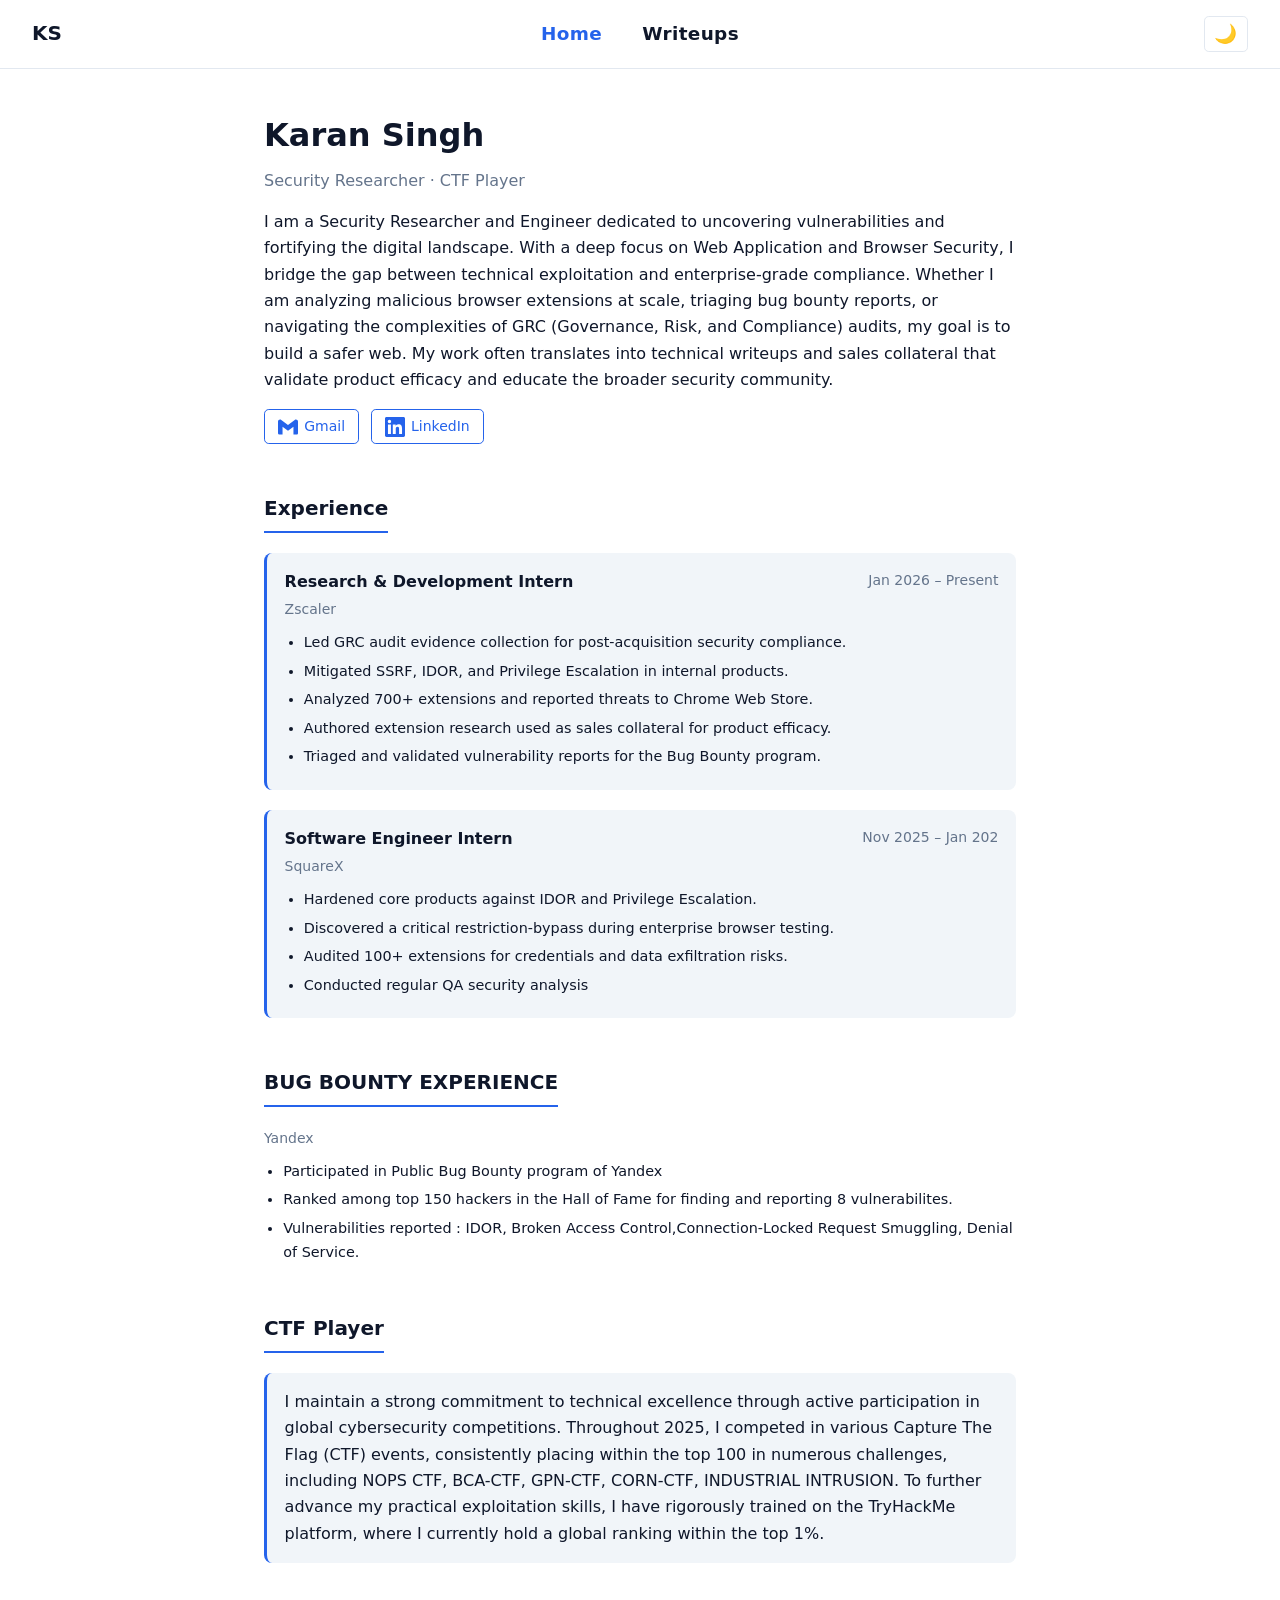
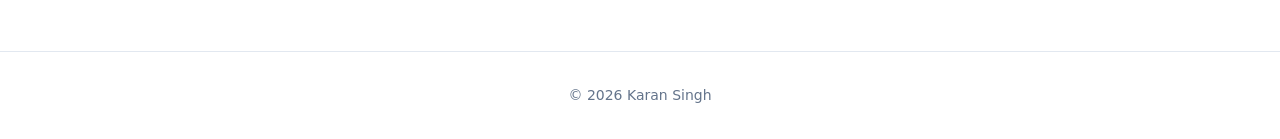
<file: index.html>
<!DOCTYPE html>
<html lang="en" data-theme="light">
<head>
  <meta charset="UTF-8" />
  <meta name="viewport" content="width=device-width, initial-scale=1.0" />
  <title>Karan Singh</title>
  <link rel="stylesheet" href="style.css" />
</head>
<body>
  <nav>
    <div class="nav-left">
      <a class="nav-brand" href="index.html">KS</a>
      <div class="nav-links">
        <a href="index.html" class="active">Home</a>
        <a href="writeups.html">Writeups</a>
      </div>
    </div>
    <button id="theme-toggle" aria-label="Toggle theme">☀</button>
  </nav>

  <main>
    <!-- About -->
    <section id="about">
      <h1>Karan Singh</h1>
      <p class="tagline">Security Researcher · CTF Player</p>
      <p class="bio">I am a Security Researcher and Engineer dedicated to uncovering vulnerabilities and fortifying the digital landscape. With a deep focus on Web Application and Browser Security, I bridge the gap between technical exploitation and enterprise-grade compliance. Whether I am analyzing malicious browser extensions at scale, triaging bug bounty reports, or navigating the complexities of GRC (Governance, Risk, and Compliance) audits, my goal is to build a safer web. My work often translates into technical writeups and sales collateral that validate product efficacy and educate the broader security community.</p>
      <div class="links">
        <a href="mailto:karansingh59z2e@gmail.com" title="Gmail" class="icon-link">
          <svg xmlns="http://www.w3.org/2000/svg" width="20" height="20" viewBox="0 0 24 24" fill="currentColor" aria-hidden="true"><path d="M24 5.457v13.909c0 .904-.732 1.636-1.636 1.636h-3.819V11.73L12 16.64l-6.545-4.91v9.273H1.636A1.636 1.636 0 0 1 0 19.366V5.457c0-2.023 2.309-3.178 3.927-1.964L12 9.548l8.073-6.055C21.69 2.28 24 3.434 24 5.457z"/></svg>
          Gmail
        </a>
        <a href="https://www.linkedin.com/in/karansingh59" target="_blank" title="LinkedIn" class="icon-link">
          <svg xmlns="http://www.w3.org/2000/svg" width="20" height="20" viewBox="0 0 24 24" fill="currentColor" aria-hidden="true"><path d="M20.447 20.452h-3.554v-5.569c0-1.328-.027-3.037-1.852-3.037-1.853 0-2.136 1.445-2.136 2.939v5.667H9.351V9h3.414v1.561h.046c.477-.9 1.637-1.85 3.37-1.85 3.601 0 4.267 2.37 4.267 5.455v6.286zM5.337 7.433a2.062 2.062 0 0 1-2.063-2.065 2.064 2.064 0 1 1 2.063 2.065zm1.782 13.019H3.555V9h3.564v11.452zM22.225 0H1.771C.792 0 0 .774 0 1.729v20.542C0 23.227.792 24 1.771 24h20.451C23.2 24 24 23.227 24 22.271V1.729C24 .774 23.2 0 22.222 0h.003z"/></svg>
          LinkedIn
        </a>
      </div>
    </section>

    <!-- Experience -->
    <section id="experience">
      <h2>Experience</h2>

      <div class="entry">
        <div class="entry-header">
          <strong>Research & Development Intern </strong>
          <span class="date">Jan 2026 – Present</span>
        </div>
        <div class="company">Zscaler </div>
            <ul class="points-list">
            <li>Led GRC audit evidence collection for post-acquisition security compliance.</li>
            <li>Mitigated SSRF, IDOR, and Privilege Escalation in internal products.</li>
            <li>Analyzed 700+ extensions and reported threats to Chrome Web Store.</li>
            <li>Authored extension research used as sales collateral for product efficacy.</li>
            <li>Triaged and validated vulnerability reports for the Bug Bounty program.</li>
        </ul>
      </div>

      <div class="entry">
        <div class="entry-header">
          <strong>Software Engineer Intern</strong>
          <span class="date">Nov 2025 – Jan 202</span>
        </div>
        <div class="company">SquareX</div>
        <ul class="points-list">
            <li>Hardened core products against IDOR and Privilege Escalation.</li>
            <li>Discovered a critical restriction-bypass during enterprise browser testing.</li>
            <li>Audited 100+ extensions for credentials and data exfiltration risks.</li>
            <li>Conducted regular QA security analysis</li>
        </ul>
      </div>
    </section>

    <!------------  BUG BOUNTY -------------->
<section id="ctf">
      <h2>BUG BOUNTY EXPERIENCE</h2>
      </div>
        <div class="company">Yandex</div>
        <ul class="points-list">
            <li>Participated in Public Bug Bounty program of Yandex</li>
            <li>Ranked among top 150 hackers in the Hall of Fame for finding and reporting 8 vulnerabilites.</li>
            <li>Vulnerabilities reported : IDOR, Broken Access Control,Connection-Locked Request Smuggling, Denial of Service.</li>
        </ul>
      </div>

      </div>

    </section>

    
    <!-- CTF -->
    <section id="ctf">
      <h2>CTF Player</h2>
      <div class="entry">
        <p>I maintain a strong commitment to technical excellence through active participation in global cybersecurity competitions. Throughout 2025, I competed in various Capture The Flag (CTF) events, consistently placing within the top 100 in numerous challenges, including NOPS CTF, BCA-CTF, GPN-CTF, CORN-CTF, INDUSTRIAL INTRUSION. To further advance my practical exploitation skills, I have rigorously trained on the TryHackMe platform, where I currently hold a global ranking within the top 1%.</p>
      </div>

    </section>




  </main>

  <footer>© 2026 Karan Singh</footer>

  <script>
    const toggle = document.getElementById('theme-toggle');
    const root = document.documentElement;
    const saved = localStorage.getItem('theme') || 'light';
    root.setAttribute('data-theme', saved);
    toggle.textContent = saved === 'dark' ? '☀' : '🌙';
    toggle.addEventListener('click', () => {
      const next = root.getAttribute('data-theme') === 'dark' ? 'light' : 'dark';
      root.setAttribute('data-theme', next);
      localStorage.setItem('theme', next);
      toggle.textContent = next === 'dark' ? '☀' : '🌙';
    });
  </script>
</body>
</html>
</file>
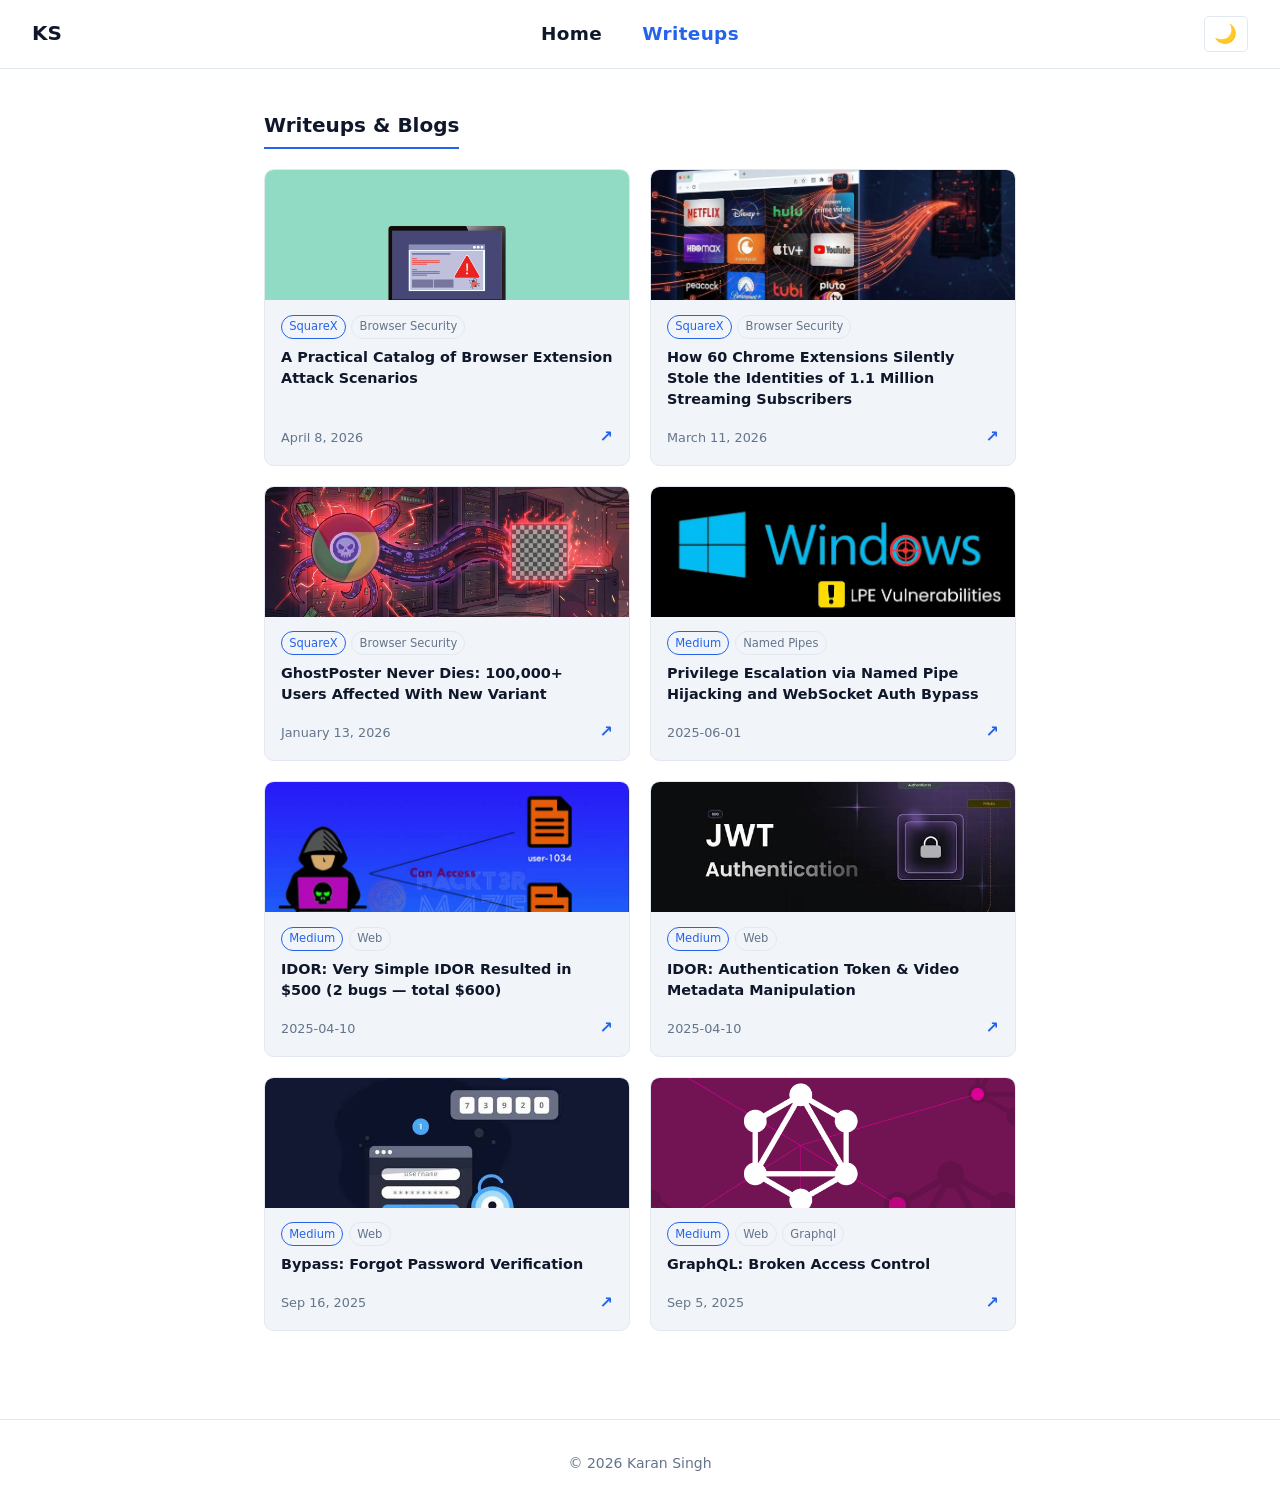
<file: writeups.html>
<!DOCTYPE html>
<html lang="en" data-theme="light">
<head>
  <meta charset="UTF-8" />
  <meta name="viewport" content="width=device-width, initial-scale=1.0" />
  <title>Writeups · Karan Singh</title>
  <link rel="stylesheet" href="style.css" />
</head>
<body>
  <nav>
    <div class="nav-left">
      <a class="nav-brand" href="index.html">KS</a>
      <div class="nav-links">
        <a href="index.html">Home</a>
        <a href="writeups.html" class="active">Writeups</a>
      </div>
    </div>
    <button id="theme-toggle" aria-label="Toggle theme">☀</button>
  </nav>

  <main>
    <div id="list-view">
      <section>
        <h2>Writeups &amp; Blogs</h2>

        <div class="card-grid">

          <!-- SquareX -->
          <a class="ext-card" href="https://browserextensionanalyzer.com/blogs/what-malicious-extensions-can-do" target="_blank" rel="noopener">
            <div class="ext-thumb">
              <img src="Images/Attack_scenarios.png" alt="" onerror="this.style.display='none';this.nextElementSibling.classList.add('visible')">
              <span class="thumb-fallback">Browser Extensions</span>
            </div>
            <div class="ext-body">
              <div class="tags">
                <span class="tag source">SquareX</span>
                <span class="tag">Browser Security</span>
              </div>
              <h3>A Practical Catalog of Browser Extension Attack Scenarios</h3>
              <div class="ext-footer">
                <span class="writeup-meta">April 8, 2026</span>
                <span class="ext-icon">↗</span>
              </div>
            </div>
          </a>

          <a class="ext-card" href="https://browserextensionanalyzer.com/blogs/qvi-streaming-identity-theft" target="_blank" rel="noopener">
            <div class="ext-thumb">
              <img src="Images/QVI-extensions.jpg" alt="" onerror="this.style.display='none';this.nextElementSibling.classList.add('visible')">
              <span class="thumb-fallback">Identity Theft</span>
            </div>
            <div class="ext-body">
              <div class="tags">
                <span class="tag source">SquareX</span>
                <span class="tag">Browser Security</span>
              </div>
              <h3>How 60 Chrome Extensions Silently Stole the Identities of 1.1 Million Streaming Subscribers</h3>
              <div class="ext-footer">
                <span class="writeup-meta">March 11, 2026</span>
                <span class="ext-icon">↗</span>
              </div>
            </div>
          </a>

          <a class="ext-card" href="https://browserextensionanalyzer.com/blogs/ghost-poster-never-dies" target="_blank" rel="noopener">
            <div class="ext-thumb">
              <img src="Images/Ghost-poster.webp" alt="" onerror="this.style.display='none';this.nextElementSibling.classList.add('visible')">
              <span class="thumb-fallback">GhostPoster</span>
            </div>
            <div class="ext-body">
              <div class="tags">
                <span class="tag source">SquareX</span>
                <span class="tag">Browser Security</span>
              </div>
              <h3>GhostPoster Never Dies: 100,000+ Users Affected With New Variant</h3>
              <div class="ext-footer">
                <span class="writeup-meta">January 13, 2026</span>
                <span class="ext-icon">↗</span>
              </div>
            </div>
          </a>

          <!-- Medium -->
          <a class="ext-card" href="https://medium.com/@defidev59/privilege-escalation-through-named-pipe-flaw-7617eb238e91" target="_blank" rel="noopener">
            <div class="ext-thumb">
              <img src="Images/named_pipe_vulnerability.jpg" alt="" onerror="this.style.display='none';this.nextElementSibling.classList.add('visible')">
              <span class="thumb-fallback">Privilege Escalation</span>
            </div>
            <div class="ext-body">
              <div class="tags">
                <span class="tag source">Medium</span>
                <span class="tag">Named Pipes</span>
              </div>
              <h3>Privilege Escalation via Named Pipe Hijacking and WebSocket Auth Bypass</h3>
              <div class="ext-footer">
                <span class="writeup-meta">2025-06-01</span>
                <span class="ext-icon">↗</span>
              </div>
            </div>
          </a>

          <a class="ext-card" href="https://medium.com/@defidev59/idor-very-simple-idor-resulted-in-500-1d0c3b725631" target="_blank" rel="noopener">
            <div class="ext-thumb">
              <img src="Images/IDOR.jpg" alt="" onerror="this.style.display='none';this.nextElementSibling.classList.add('visible')">
              <span class="thumb-fallback">IDOR · $500</span>
            </div>
            <div class="ext-body">
              <div class="tags">
                <span class="tag source">Medium</span>
                <span class="tag">Web</span>
              </div>
              <h3>IDOR: Very Simple IDOR Resulted in $500 (2 bugs — total $600)</h3>
              <div class="ext-footer">
                <span class="writeup-meta">2025-04-10</span>
                <span class="ext-icon">↗</span>
              </div>
            </div>
          </a>

          <a class="ext-card" href="https://medium.com/@defidev59/idor-authentication-token-video-metadata-manipulation-c058111945a0" target="_blank" rel="noopener">
            <div class="ext-thumb">
              <img src="Images/video_meta_data.jpg" alt="" onerror="this.style.display='none';this.nextElementSibling.classList.add('visible')">
              <span class="thumb-fallback">Auth Token IDOR</span>
            </div>
            <div class="ext-body">
              <div class="tags">
                <span class="tag source">Medium</span>
                <span class="tag">Web</span>
              </div>
              <h3>IDOR: Authentication Token &amp; Video Metadata Manipulation</h3>
              <div class="ext-footer">
                <span class="writeup-meta">2025-04-10</span>
                <span class="ext-icon">↗</span>
              </div>
            </div>
          </a>

          <a class="ext-card" href="https://medium.com/@defidev59/bug-bounty-bypass-forgot-password-verification-69bb8935fb98" target="_blank" rel="noopener">
            <div class="ext-thumb">
              <img src="Images/OTP-Bypass.jpg" alt="" onerror="this.style.display='none';this.nextElementSibling.classList.add('visible')">
              <span class="thumb-fallback">Auth Bypass</span>
            </div>
            <div class="ext-body">
              <div class="tags">
                <span class="tag source">Medium</span>
                <span class="tag">Web</span>
              </div>
              <h3>Bypass: Forgot Password Verification</h3>
              <div class="ext-footer">
                <span class="writeup-meta">Sep 16, 2025</span>
                <span class="ext-icon">↗</span>
              </div>
            </div>
          </a>

          <a class="ext-card" href="https://medium.com/@defidev59/first-bug-bounty-reward-broken-access-control-e63ba29789f7" target="_blank" rel="noopener">
            <div class="ext-thumb">
              <img src="Images/Graphql-bac.png" alt="" onerror="this.style.display='none';this.nextElementSibling.classList.add('visible')">
              <span class="thumb-fallback">GraphQL BAC</span>
            </div>
            <div class="ext-body">
              <div class="tags">
                <span class="tag source">Medium</span>
                <span class="tag">Web</span>
                <span class="tag">Graphql</span>
              </div>
              <h3>GraphQL: Broken Access Control</h3>
              <div class="ext-footer">
                <span class="writeup-meta">Sep 5, 2025</span>
                <span class="ext-icon">↗</span>
              </div>
            </div>
          </a>

        </div><!-- /.card-grid -->

        <!-- Local .md writeups — future use, loaded from writeups/index.json -->
        <div id="writeups-list"></div>
      </section>
    </div>

    <!-- Local markdown reader — kept for future use -->
    <!-- <div id="reader-view" style="display:none">
      <button id="back-btn">← Back</button>
      <article id="article-body"></article>
    </div> -->
  </main>

  <footer>© 2026 Karan Singh</footer>

  <script>
    // ── Theme ────────────────────────────────────────────────────────────────
    const toggle = document.getElementById('theme-toggle');
    const root = document.documentElement;
    const saved = localStorage.getItem('theme') || 'light';
    root.setAttribute('data-theme', saved);
    toggle.textContent = saved === 'dark' ? '☀' : '🌙';
    toggle.addEventListener('click', () => {
      const next = root.getAttribute('data-theme') === 'dark' ? 'light' : 'dark';
      root.setAttribute('data-theme', next);
      localStorage.setItem('theme', next);
      toggle.textContent = next === 'dark' ? '☀' : '🌙';
    });

    // ── Minimal Markdown parser ───────────────────────────────────────────────
    function parseMd(md) {
      let html = md
        .replace(/&/g, '&amp;').replace(/</g, '&lt;').replace(/>/g, '&gt;')
        .replace(/```(\w*)\n([\s\S]*?)```/g, (_, lang, code) =>
          `<pre><code class="lang-${lang}">${code.trimEnd()}</code></pre>`)
        .replace(/`([^`]+)`/g, '<code>$1</code>')
        .replace(/!\[([^\]]*)\]\(([^)]+)\)/g, '<img src="$2" alt="$1">')
        .replace(/\[([^\]]+)\]\(([^)]+)\)/g, '<a href="$2">$1</a>')
        .replace(/^###### (.+)$/gm, '<h6>$1</h6>')
        .replace(/^##### (.+)$/gm,  '<h5>$1</h5>')
        .replace(/^#### (.+)$/gm,   '<h4>$1</h4>')
        .replace(/^### (.+)$/gm,    '<h3>$1</h3>')
        .replace(/^## (.+)$/gm,     '<h2>$1</h2>')
        .replace(/^# (.+)$/gm,      '<h1>$1</h1>')
        .replace(/^&gt; (.+)$/gm, '<blockquote>$1</blockquote>')
        .replace(/^---$/gm, '<hr>')
        .replace(/\*\*(.+?)\*\*/g, '<strong>$1</strong>')
        .replace(/\*(.+?)\*/g,     '<em>$1</em>')
        .replace(/^\s*[-*] (.+)$/gm, '<li>$1</li>')
        .replace(/^\s*\d+\. (.+)$/gm, '<oli>$1</oli>')
        .split(/\n{2,}/)
        .map(block => {
          block = block.trim();
          if (!block) return '';
          if (/^<(h[1-6]|pre|blockquote|hr|ul|ol|li|table|img)/.test(block)) return block;
          if (/<li>/.test(block)) return '<ul>' + block + '</ul>';
          if (/<oli>/.test(block)) return '<ol>' + block.replace(/<\/?oli>/g, s => s === '<oli>' ? '<li>' : '</li>') + '</ol>';
          return '<p>' + block.replace(/\n/g, '<br>') + '</p>';
        })
        .join('\n');
      return html;
    }

    // ── Local .md reader ─────────────────────────────────────────────────────
    const listView   = document.getElementById('list-view');
    const readerView = document.getElementById('reader-view');
    const articleEl  = document.getElementById('article-body');
    const listEl     = document.getElementById('writeups-list');

    document.getElementById('back-btn').addEventListener('click', showList);

    function showList() {
      readerView.style.display = 'none';
      listView.style.display = '';
      history.pushState(null, '', location.pathname);
    }

    async function openWriteup(file) {
      articleEl.innerHTML = 'Loading…';
      listView.style.display = 'none';
      readerView.style.display = '';
      history.pushState({ file }, '', '?w=' + encodeURIComponent(file));
      try {
        const res = await fetch('writeups/' + file);
        if (!res.ok) throw new Error(res.status);
        articleEl.innerHTML = parseMd(await res.text());
      } catch {
        articleEl.innerHTML = '<p>Could not load writeup.</p>';
      }
    }

    async function init() {
      try {
        const res = await fetch('writeups/index.json');
        const items = await res.json();
        if (!items.length) return;
        listEl.innerHTML = items.map(w => `
          <div class="writeup-item" data-file="${w.file}" role="button" tabindex="0">
            <div>
              <h3>${w.title}</h3>
              <div class="tags">${(w.tags || []).map(t => `<span class="tag">${t}</span>`).join('')}</div>
            </div>
            <span class="writeup-meta">${w.date || ''}</span>
          </div>`).join('');
        listEl.querySelectorAll('.writeup-item').forEach(el => {
          el.addEventListener('click',   () => openWriteup(el.dataset.file));
          el.addEventListener('keydown', e => { if (e.key === 'Enter') openWriteup(el.dataset.file); });
        });
      } catch { /* no local writeups yet */ }
      const param = new URLSearchParams(location.search).get('w');
      if (param) openWriteup(decodeURIComponent(param));
    }

    window.addEventListener('popstate', e => {
      if (e.state?.file) openWriteup(e.state.file); else showList();
    });

    init();
  </script>
</body>
</html>
</file>
<file: style.css>
:root {
  --bg: #ffffff;
  --surface: #f1f5f9;
  --border: #e2e8f0;
  --text: #0f172a;
  --muted: #64748b;
  --accent: #2563eb;
  --code-bg: #f8fafc;
}
[data-theme="dark"] {
  --bg: #0f172a;
  --surface: #1e293b;
  --border: #334155;
  --text: #e2e8f0;
  --muted: #94a3b8;
  --accent: #60a5fa;
  --code-bg: #162032;
}

* { box-sizing: border-box; margin: 0; padding: 0; }

body {
  font-family: system-ui, -apple-system, sans-serif;
  background: var(--bg);
  color: var(--text);
  line-height: 1.65;
  transition: background 0.2s, color 0.2s;
}

nav {
  display: flex;
  align-items: center;
  justify-content: space-between;
  padding: 1rem 2rem;
  border-bottom: 1px solid var(--border);
  position: sticky;
  top: 0;
  background: var(--bg);
  z-index: 10;
}
.nav-left { display: flex; align-items: center; gap: 2rem; }
.nav-brand { font-weight: 700; font-size: 1.25rem; text-decoration: none; color: var(--text); }
.nav-links {
  position: absolute;
  left: 50%;
  transform: translateX(-50%);
  display: flex;
  gap: 2.5rem;
  align-items: center;
}
.nav-links a {
  text-decoration: none;
  color: var(--text);
  font-size: 1.15rem;
  font-weight: 700;
  letter-spacing: 0.02em;
}
.nav-links a:hover, .nav-links a.active { color: var(--accent); }
#theme-toggle {
  background: none;
  border: 1px solid var(--border);
  border-radius: 0.3rem;
  color: var(--text);
  cursor: pointer;
  padding: 0.25rem 0.6rem;
  font-size: 1.15rem;
  line-height: 1.4;
}

main { max-width: 800px; margin: 0 auto; padding: 2.5rem 1.5rem; }

section { margin-bottom: 3rem; }
h1 { font-size: 2rem; margin-bottom: 0.4rem; }
h2 {
  font-size: 1.25rem;
  margin-bottom: 1.25rem;
  padding-bottom: 0.35rem;
  border-bottom: 2px solid var(--accent);
  display: inline-block;
}

.tagline { color: var(--muted); margin-bottom: 0.9rem; }
.bio { margin-bottom: 1rem; }
.links { display: flex; gap: 0.75rem; flex-wrap: wrap; }
.links a {
  color: var(--accent);
  text-decoration: none;
  padding: 0.3rem 0.8rem;
  border: 1px solid var(--accent);
  border-radius: 0.3rem;
  font-size: 0.875rem;
}
.links a:hover { background: var(--accent); color: #fff; }
.icon-link { display: inline-flex; align-items: center; gap: 0.4rem; }

/* Experience */
.entry {
  margin-bottom: 1.25rem;
  padding: 1rem 1.1rem;
  background: var(--surface);
  border-radius: 0.5rem;
  border-left: 3px solid var(--accent);
}
.entry-header { display: flex; justify-content: space-between; flex-wrap: wrap; gap: 0.3rem; margin-bottom: 0.2rem; }
.date { color: var(--muted); font-size: 0.875rem; }
.company { color: var(--muted); font-size: 0.875rem; margin-bottom: 0.6rem; }
.points-list { padding-left: 1.2rem; }
.points-list li { font-size: 0.9rem; margin-bottom: 0.3rem; color: var(--text); }

/* CTF table */
table { width: 100%; border-collapse: collapse; font-size: 0.9rem; }
th, td { padding: 0.6rem 0.9rem; text-align: left; border-bottom: 1px solid var(--border); }
th { background: var(--surface); font-weight: 600; }
tr:hover > td { background: var(--surface); }

/* Writeups — card grid */
.card-grid {
  display: grid;
  grid-template-columns: repeat(auto-fill, minmax(260px, 1fr));
  gap: 1.25rem;
  margin-bottom: 2rem;
}

.ext-card {
  display: flex;
  flex-direction: column;
  text-decoration: none;
  color: var(--text);
  border: 1px solid var(--border);
  border-radius: 0.6rem;
  overflow: hidden;
  background: var(--surface);
  transition: border-color 0.15s, box-shadow 0.15s;
}
.ext-card:hover {
  border-color: var(--accent);
  box-shadow: 0 4px 16px rgba(0,0,0,0.08);
}

.ext-thumb {
  position: relative;
  height: 130px;
  background: var(--border);
  overflow: hidden;
}
.ext-thumb img {
  width: 100%;
  height: 100%;
  object-fit: cover;
  display: block;
}
.thumb-fallback {
  position: absolute;
  inset: 0;
  display: none;
  align-items: center;
  justify-content: center;
  font-size: 0.8rem;
  font-weight: 600;
  color: var(--muted);
  background: var(--surface);
  letter-spacing: 0.03em;
  text-transform: uppercase;
}
.thumb-fallback.visible { display: flex; }

.ext-body {
  display: flex;
  flex-direction: column;
  gap: 0.5rem;
  padding: 0.9rem 1rem;
  flex: 1;
}
.ext-body h3 {
  font-size: 0.9rem;
  line-height: 1.45;
  flex: 1;
}
.ext-footer {
  display: flex;
  justify-content: space-between;
  align-items: center;
  margin-top: auto;
  padding-top: 0.4rem;
}
.ext-icon { color: var(--accent); font-size: 1rem; font-weight: 700; }

/* Local .md list (future use) */
.writeup-item {
  display: flex;
  justify-content: space-between;
  align-items: center;
  gap: 1rem;
  padding: 0.9rem 1rem;
  border: 1px solid var(--border);
  border-radius: 0.5rem;
  margin-bottom: 0.65rem;
  cursor: pointer;
  background: var(--surface);
}
.writeup-item:hover { border-color: var(--accent); }
.writeup-item h3 { font-size: 0.95rem; margin-bottom: 0.3rem; }

.writeup-meta { color: var(--muted); font-size: 0.8rem; }
.tags { display: flex; gap: 0.35rem; flex-wrap: wrap; }
.tag {
  font-size: 0.72rem;
  padding: 0.1rem 0.45rem;
  border: 1px solid var(--border);
  border-radius: 1rem;
  color: var(--muted);
}
.tag.source { color: var(--accent); border-color: var(--accent); }

/* Reader */
#back-btn {
  background: none;
  border: 1px solid var(--border);
  border-radius: 0.3rem;
  color: var(--accent);
  cursor: pointer;
  padding: 0.35rem 0.9rem;
  margin-bottom: 1.75rem;
  font-size: 0.875rem;
}
#back-btn:hover { background: var(--surface); }

article { line-height: 1.8; }
article h1 { font-size: 1.75rem; margin-bottom: 1rem; }
article h2 { font-size: 1.2rem; display: block; margin: 1.75rem 0 0.65rem; padding-bottom: 0.3rem; border-bottom: 1px solid var(--border); }
article h3 { font-size: 1.05rem; margin: 1.25rem 0 0.5rem; }
article p { margin-bottom: 0.9rem; }
article ul, article ol { margin: 0.25rem 0 0.9rem 1.5rem; }
article li { margin-bottom: 0.2rem; }
article a { color: var(--accent); }
article blockquote {
  border-left: 3px solid var(--accent);
  padding: 0.5rem 1rem;
  color: var(--muted);
  margin: 0.9rem 0;
  background: var(--surface);
  border-radius: 0 0.3rem 0.3rem 0;
}
article pre {
  background: var(--code-bg);
  border: 1px solid var(--border);
  border-radius: 0.4rem;
  padding: 1rem 1.1rem;
  overflow-x: auto;
  margin: 0.9rem 0;
}
article code {
  font-family: 'Cascadia Code', 'Fira Code', 'Consolas', monospace;
  font-size: 0.875em;
  background: var(--code-bg);
  padding: 0.15rem 0.35rem;
  border-radius: 0.2rem;
}
article pre > code { background: none; padding: 0; font-size: 0.85rem; }
article img { max-width: 100%; border-radius: 0.4rem; margin: 0.5rem 0; }
article hr { border: none; border-top: 1px solid var(--border); margin: 1.5rem 0; }
article table { margin: 0.9rem 0; }

footer {
  text-align: center;
  padding: 2rem;
  border-top: 1px solid var(--border);
  color: var(--muted);
  font-size: 0.875rem;
}

@media (max-width: 600px) {
  nav { padding: 0.85rem 1rem; }
  main { padding: 1.5rem 1rem; }
  th, td { padding: 0.5rem 0.6rem; }
  .writeup-item { flex-direction: column; align-items: flex-start; gap: 0.4rem; }
}
</file>
